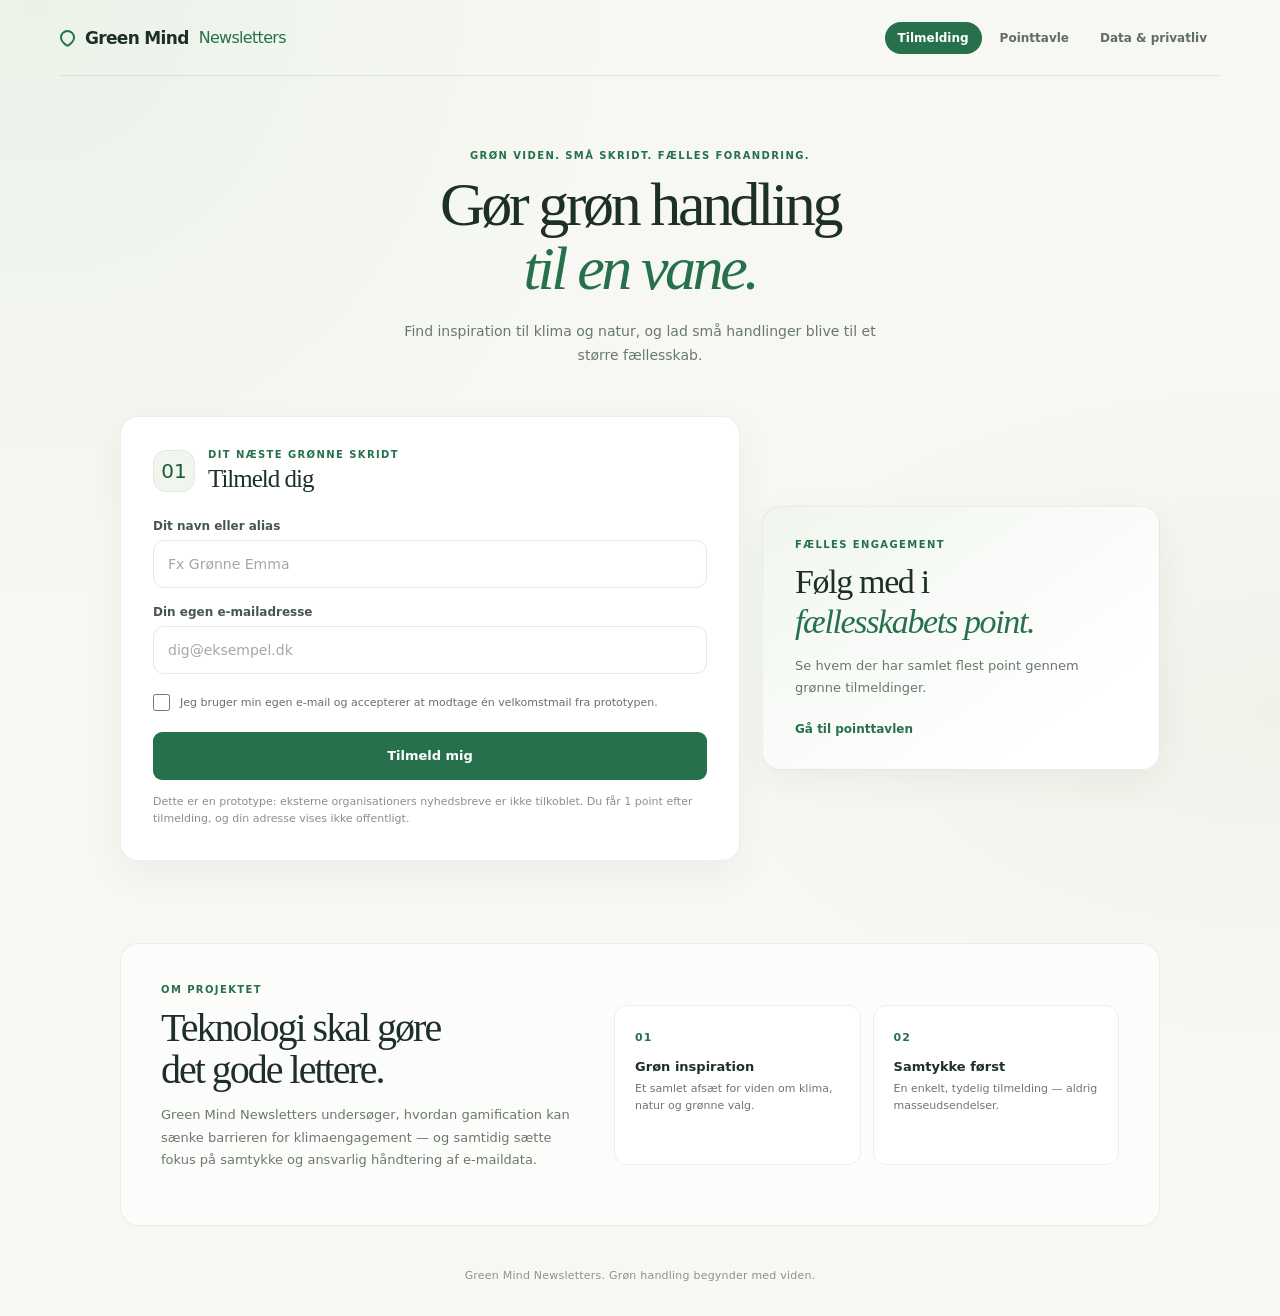
<file: index.html>
<!DOCTYPE html>
<html lang="da">
<head>
    <meta charset="UTF-8">
    <meta name="viewport" content="width=device-width, initial-scale=1.0">
    <meta name="description" content="Green Mind Newsletters gør det lettere at engagere sig i grønne initiativer.">
    <title>Green Mind Newsletters | Grøn inspiration</title>
    <link rel="stylesheet" href="stil.css">
</head>
<body>
    <header class="topbar">
        <a class="brand" href="index.html"><span class="brand-mark" aria-hidden="true"></span> Green Mind <span class="brand-light">Newsletters</span></a>
        <nav class="site-nav" aria-label="Hovednavigation">
            <a class="nav-link active" href="#tilmelding" aria-current="page">Tilmelding</a>
            <a class="nav-link" href="pointtavle.html">Pointtavle</a>
            <a class="nav-link" href="oversigt.html">Data & privatliv</a>
        </nav>
    </header>

    <main class="page-shell">
        <section class="intro">
            <p class="eyebrow">GRØN VIDEN. SMÅ SKRIDT. FÆLLES FORANDRING.</p>
            <h1>Gør grøn handling<br><span>til en vane.</span></h1>
            <p class="intro-copy">Find inspiration til klima og natur, og lad små handlinger blive til et større fællesskab.</p>
        </section>

        <section class="content-grid signup-grid" aria-label="Tilmelding">
            <div class="card form-card" id="tilmelding">
                <div class="card-heading">
                    <span class="icon-bubble" aria-hidden="true">01</span>
                    <div>
                        <p class="eyebrow">DIT NÆSTE GRØNNE SKRIDT</p>
                        <h2>Tilmeld dig</h2>
                    </div>
                </div>
                <label for="username">Dit navn eller alias</label>
                <input type="text" id="username" placeholder="Fx Grønne Emma" autocomplete="nickname">
                <label for="email">Din egen e-mailadresse</label>
                <input type="email" id="email" placeholder="dig@eksempel.dk" autocomplete="email">
                <label class="consent-row" for="email-consent">
                    <input type="checkbox" id="email-consent">
                    <span>Jeg bruger min egen e-mail og accepterer at modtage én velkomstmail fra prototypen.</span>
                </label>
                <button class="primary-button" type="button" onclick="sendMailAPI()">Tilmeld mig</button>
                <p class="form-note">Dette er en prototype: eksterne organisationers nyhedsbreve er ikke tilkoblet. Du får 1 point efter tilmelding, og din adresse vises ikke offentligt.</p>
            </div>

            <aside class="card points-promo">
                <p class="eyebrow">FÆLLES ENGAGEMENT</p>
                <h2>Følg med i<br><span>fællesskabets point.</span></h2>
                <p>Se hvem der har samlet flest point gennem grønne tilmeldinger.</p>
                <a class="text-link" href="pointtavle.html">Gå til pointtavlen</a>
            </aside>
        </section>

        <section class="why-section" id="om-projektet">
            <div class="why-copy">
                <p class="eyebrow">OM PROJEKTET</p>
                <h2>Teknologi skal gøre<br>det gode lettere.</h2>
                <p>Green Mind Newsletters undersøger, hvordan gamification kan sænke barrieren for klimaengagement — og samtidig sætte fokus på samtykke og ansvarlig håndtering af e-maildata.</p>
            </div>
            <div class="principles-grid">
                <article class="principle-card"><span aria-hidden="true">01</span><h3>Grøn inspiration</h3><p>Et samlet afsæt for viden om klima, natur og grønne valg.</p></article>
                <article class="principle-card"><span aria-hidden="true">02</span><h3>Samtykke først</h3><p>En enkelt, tydelig tilmelding — aldrig masseudsendelser.</p></article>
            </div>
        </section>
        <footer class="page-footer">Green Mind Newsletters. Grøn handling begynder med viden.</footer>
    </main>

<script src="Apiklader.js?v=2"></script>
</body>
</html>
</file>
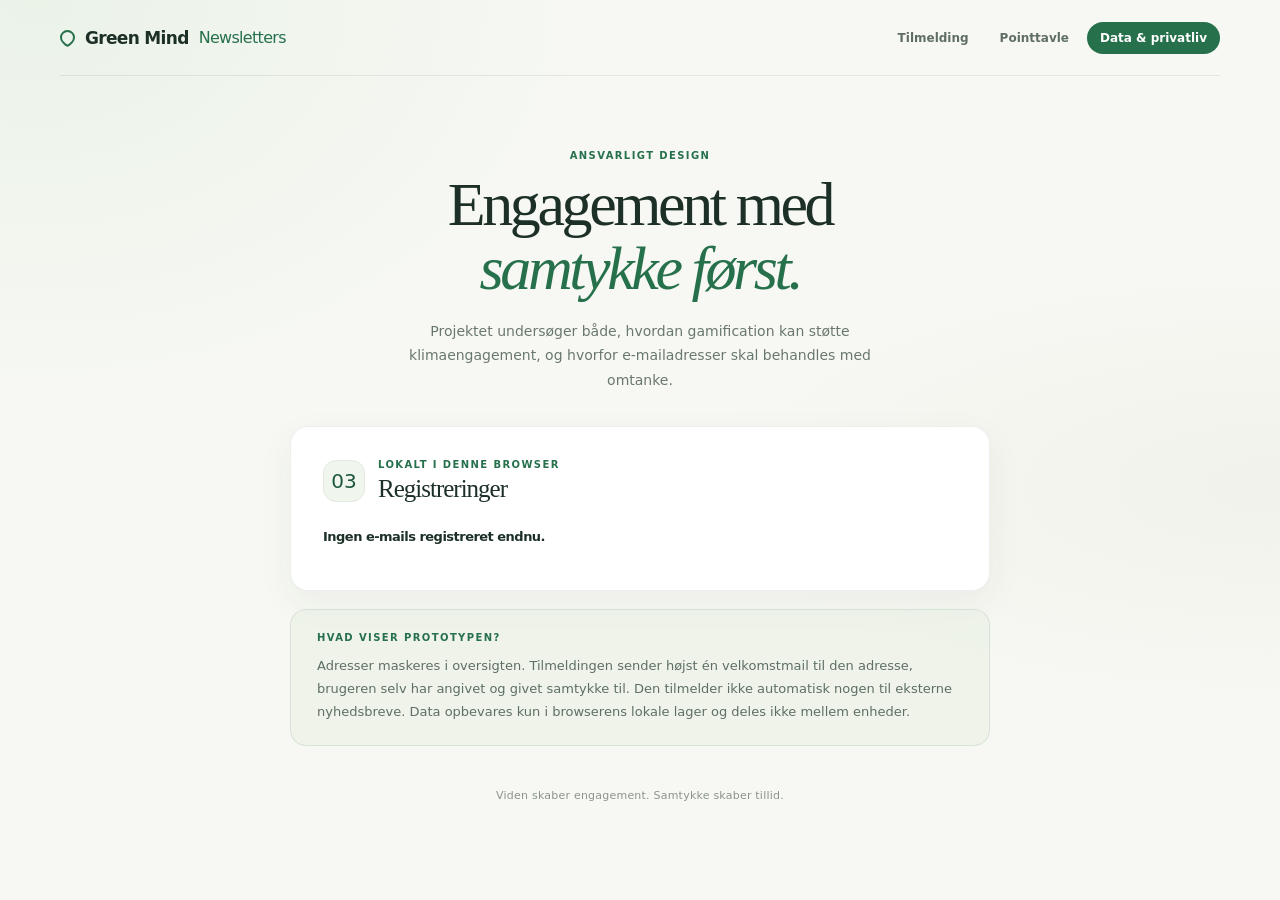
<file: oversigt.html>
<!DOCTYPE html>
<html lang="da">
<head>
    <meta charset="UTF-8">
    <meta name="viewport" content="width=device-width, initial-scale=1.0">
    <meta name="description" content="Læs om Green Mind Newsletters' prototype og ansvarlig håndtering af data.">
    <title>Green Mind Newsletters | Data & privatliv</title>
    <link rel="stylesheet" href="stil.css">
</head>
<body>
    <header class="topbar">
        <a class="brand" href="index.html"><span class="brand-mark" aria-hidden="true"></span> Green Mind <span class="brand-light">Newsletters</span></a>
        <nav class="site-nav" aria-label="Hovednavigation">
            <a class="nav-link" href="index.html#tilmelding">Tilmelding</a>
            <a class="nav-link" href="pointtavle.html">Pointtavle</a>
            <a class="nav-link active" href="oversigt.html" aria-current="page">Data & privatliv</a>
        </nav>
    </header>

    <main class="page-shell overview-shell">
        <section class="intro overview-intro">
            <p class="eyebrow">ANSVARLIGT DESIGN</p>
            <h1>Engagement med<br><span>samtykke først.</span></h1>
            <p class="intro-copy">Projektet undersøger både, hvordan gamification kan støtte klimaengagement, og hvorfor e-mailadresser skal behandles med omtanke.</p>
        </section>
        <section class="card email-card">
            <div class="card-heading">
                <span class="icon-bubble" aria-hidden="true">03</span>
                <div>
                    <p class="eyebrow">LOKALT I DENNE BROWSER</p>
                    <h2>Registreringer</h2>
                </div>
            </div>
            <div id="email-list-container" class="email-list-container">
                <p>Indlæser data...</p>
            </div>
        </section>
        <section class="privacy-note">
            <p class="eyebrow">HVAD VISER PROTOTYPEN?</p>
            <p>Adresser maskeres i oversigten. Tilmeldingen sender højst én velkomstmail til den adresse, brugeren selv har angivet og givet samtykke til. Den tilmelder ikke automatisk nogen til eksterne nyhedsbreve. Data opbevares kun i browserens lokale lager og deles ikke mellem enheder.</p>
        </section>
        <footer class="page-footer">Viden skaber engagement. Samtykke skaber tillid.</footer>
    </main>

    <script src="Liste.js"></script>
</body>
</html>
</file>
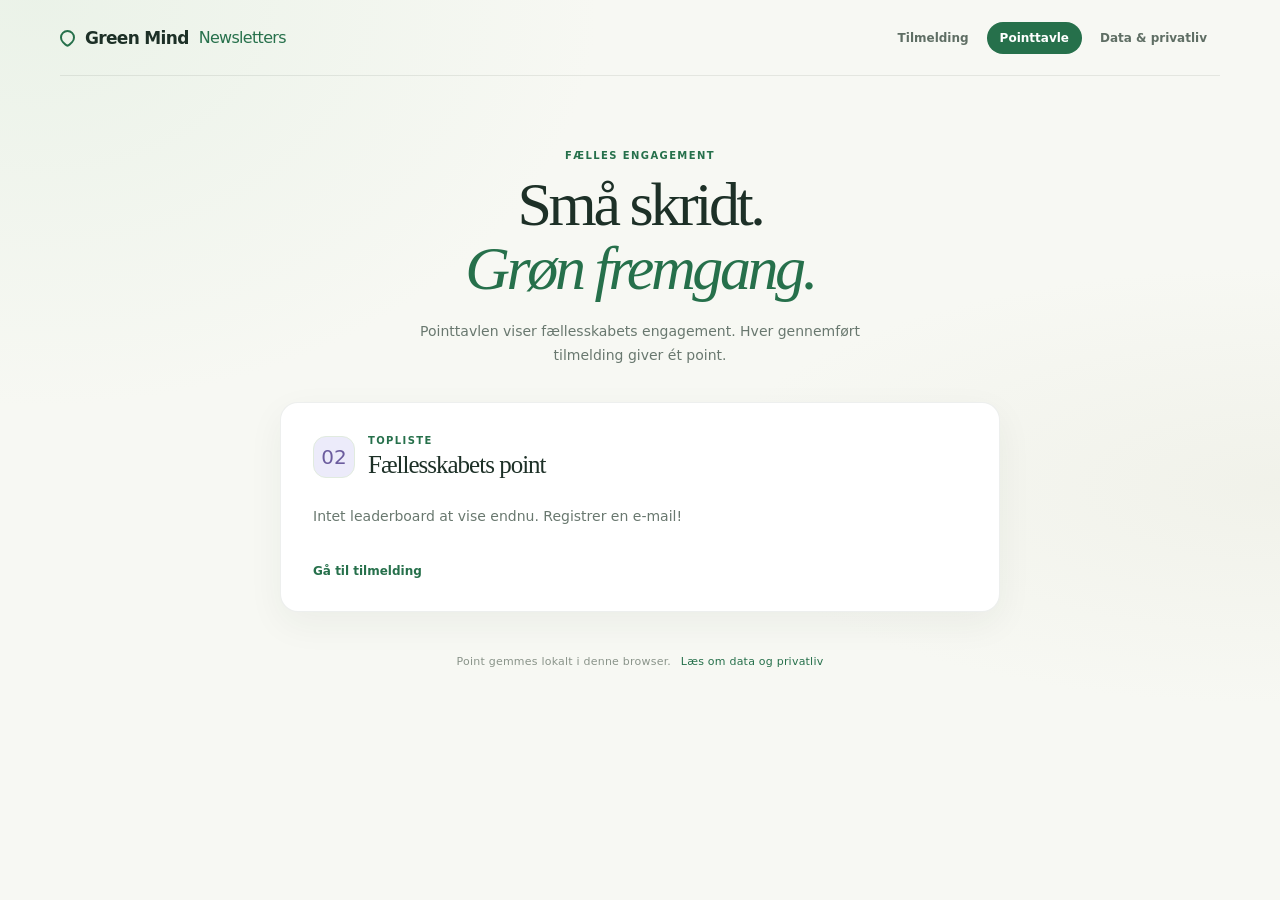
<file: pointtavle.html>
<!DOCTYPE html>
<html lang="da">
<head>
    <meta charset="UTF-8">
    <meta name="viewport" content="width=device-width, initial-scale=1.0">
    <meta name="description" content="Følg pointene i Green Mind Newsletters-fællesskabet.">
    <title>Green Mind Newsletters | Pointtavle</title>
    <link rel="stylesheet" href="stil.css">
</head>
<body>
    <header class="topbar">
        <a class="brand" href="index.html"><span class="brand-mark" aria-hidden="true"></span> Green Mind <span class="brand-light">Newsletters</span></a>
        <nav class="site-nav" aria-label="Hovednavigation">
            <a class="nav-link" href="index.html#tilmelding">Tilmelding</a>
            <a class="nav-link active" href="pointtavle.html" aria-current="page">Pointtavle</a>
            <a class="nav-link" href="oversigt.html">Data & privatliv</a>
        </nav>
    </header>

    <main class="page-shell overview-shell">
        <section class="intro overview-intro">
            <p class="eyebrow">FÆLLES ENGAGEMENT</p>
            <h1>Små skridt.<br><span>Grøn fremgang.</span></h1>
            <p class="intro-copy">Pointtavlen viser fællesskabets engagement. Hver gennemført tilmelding giver ét point.</p>
        </section>
        <section class="card standalone-leaderboard">
            <div class="card-heading">
                <span class="icon-bubble trophy" aria-hidden="true">02</span>
                <div>
                    <p class="eyebrow">TOPLISTE</p>
                    <h2>Fællesskabets point</h2>
                </div>
            </div>
            <div id="leaderboard-container" class="leaderboard-list"></div>
            <a class="text-link" href="index.html#tilmelding">Gå til tilmelding</a>
        </section>
        <footer class="page-footer">Point gemmes lokalt i denne browser. <a href="oversigt.html">Læs om data og privatliv</a></footer>
    </main>

    <script src="Apiklader.js"></script>
</body>
</html>
</file>
<file: stil.css>
:root {
    color-scheme: light;
    --ink: #1d3027;
    --muted: #69786f;
    --green: #26704b;
    --green-dark: #1e583b;
    --cream: #f7f8f3;
    --paper: #ffffff;
    --line: #e5e9e2;
    --lavender: #ecebfa;
}

* { box-sizing: border-box; }

body {
    min-height: 100vh;
    margin: 0;
    color: var(--ink);
    background:
        radial-gradient(ellipse at 3% 0%, rgba(225, 238, 224, .56), transparent 35rem),
        radial-gradient(ellipse at 100% 54%, rgba(238, 239, 230, .7), transparent 36rem),
        var(--cream);
    font-family: Inter, ui-sans-serif, system-ui, -apple-system, BlinkMacSystemFont, "Segoe UI", sans-serif;
}

.topbar {
    width: min(1160px, calc(100% - 64px));
    min-height: 76px;
    margin: 0 auto;
    display: flex;
    align-items: center;
    justify-content: space-between;
    gap: 24px;
    border-bottom: 1px solid rgba(32, 51, 40, .09);
}

.brand, .nav-link { text-decoration: none; }
.brand {
    display: inline-flex;
    align-items: center;
    gap: 10px;
    color: var(--ink);
    font-size: 17px;
    font-weight: 750;
    letter-spacing: -.04em;
}
.brand-light { color: var(--green); font-weight: 500; }
.brand-mark { width: 15px; height: 15px; display: inline-block; flex: 0 0 auto; border: 2px solid var(--green); border-radius: 50% 50% 50% 4px; transform: rotate(-45deg); }
.brand-light { font-size: .94em; }
.site-nav { display: flex; align-items: center; gap: 5px; }
.nav-link {
    padding: 9px 13px;
    border-radius: 999px;
    color: #5f6e64;
    font-size: 12px;
    font-weight: 650;
    transition: background .2s, color .2s;
}
.nav-link:hover { color: var(--green-dark); background: rgba(255,255,255,.76); }
.nav-link.active { color: white; background: var(--green); }

.page-shell { width: min(1040px, calc(100% - 64px)); margin: 0 auto; padding: 74px 0 34px; }
.intro { max-width: 690px; margin: 0 auto 48px; text-align: center; }
.eyebrow { margin: 0 0 12px; color: var(--green); font-size: 10px; font-weight: 750; letter-spacing: .14em; }
.intro h1 { margin: 0; color: var(--ink); font-family: Georgia, "Times New Roman", serif; font-size: clamp(40px, 6vw, 62px); font-weight: 500; letter-spacing: -.055em; line-height: 1.03; }
.intro h1 span { color: var(--green); font-style: italic; }
.intro-copy { max-width: 490px; margin: 18px auto 0; color: var(--muted); font-size: 14px; line-height: 1.75; }
.content-grid { display: grid; grid-template-columns: repeat(2, minmax(0, 1fr)); gap: 22px; align-items: stretch; }
.signup-grid { grid-template-columns: minmax(0, 620px) minmax(260px, 1fr); justify-content: center; align-items: center; }
.card { padding: 32px; border: 1px solid rgba(32, 51, 40, .08); border-radius: 18px; background: var(--paper); box-shadow: 0 12px 36px rgba(37, 57, 43, .055); }
.card-heading { display: flex; align-items: center; gap: 13px; margin-bottom: 26px; }
.card-heading .eyebrow { margin-bottom: 5px; }
.card h2 { margin: 0; font-family: Georgia, "Times New Roman", serif; font-size: 25px; font-weight: 500; letter-spacing: -.04em; }
.icon-bubble { width: 42px; height: 42px; display: grid; place-items: center; flex: 0 0 auto; border: 1px solid #e1ebdf; border-radius: 13px; color: var(--green-dark); background: #f0f6ee; font-size: 20px; }
.icon-bubble.trophy { color: #6b5c9e; background: var(--lavender); }
.form-card label { display: block; margin: 17px 0 7px; color: #47574c; font-size: 12px; font-weight: 700; }
.form-card input { width: 100%; height: 48px; padding: 0 14px; border: 1px solid var(--line); border-radius: 11px; outline: 0; background: #fff; color: var(--ink); font: inherit; font-size: 14px; transition: border-color .2s, box-shadow .2s; }
.form-card select { width: 100%; height: 48px; padding: 0 14px; border: 1px solid var(--line); border-radius: 11px; outline: 0; background: #fff; color: var(--ink); font: inherit; font-size: 14px; }
.form-card input:focus { border-color: #78a084; box-shadow: 0 0 0 4px rgba(91, 137, 101, .12); }
.form-card select:focus { border-color: #78a084; box-shadow: 0 0 0 4px rgba(91, 137, 101, .12); }
.form-card .consent-row { display: flex; align-items: flex-start; gap: 10px; margin-top: 20px; color: #647168; font-size: 11px; font-weight: 500; line-height: 1.55; }
.consent-row input { width: 17px; height: 17px; flex: 0 0 auto; margin: 0; accent-color: var(--green); }
.form-card input::placeholder { color: #a1aaa2; }
.primary-button { width: 100%; min-height: 48px; margin-top: 21px; padding: 0 17px; display: flex; align-items: center; justify-content: center; border: 0; border-radius: 9px; background: var(--green); color: #fff; cursor: pointer; font: inherit; font-size: 13px; font-weight: 700; transition: background .2s, box-shadow .2s; }
.primary-button:hover { background: var(--green-dark); box-shadow: 0 6px 16px rgba(47, 104, 72, .17); }
.primary-button:focus-visible, a:focus-visible { outline: 3px solid #9bb9a1; outline-offset: 3px; }
.form-note { margin: 13px 0 0; color: #879189; font-size: 11px; line-height: 1.6; }
.leaderboard-list ol { margin: 0; padding: 0; list-style: none; counter-reset: leaders; }
.leaderboard-list li { min-height: 48px; display: flex; align-items: center; gap: 12px; border-bottom: 1px solid #edf0e9; color: #435248; font-size: 14px; counter-increment: leaders; }
.leaderboard-list li::before { width: 27px; height: 27px; display: grid; place-items: center; border-radius: 9px; background: #f0f2e9; color: var(--green); content: counter(leaders); font-size: 11px; font-weight: 800; }
.leaderboard-list li:first-child::before { background: #f5ebc9; color: #886b1c; }
.leaderboard-list p { color: var(--muted); font-size: 14px; line-height: 1.6; }
.points-promo { background: linear-gradient(145deg, #f0f6ee, #ffffff 78%); }
.points-promo h2 { font-size: clamp(25px, 3vw, 34px); line-height: 1.16; }
.points-promo h2 span { color: var(--green); font-style: italic; }
.points-promo > p:not(.eyebrow) { margin: 14px 0 0; color: var(--muted); font-size: 13px; line-height: 1.7; }
.standalone-leaderboard { max-width: 720px; margin: 0 auto; }
.standalone-leaderboard .leaderboard-list li { min-height: 56px; }
.text-link { display: inline-flex; align-items: center; gap: 8px; margin-top: 23px; color: var(--green); font-size: 12px; font-weight: 750; text-decoration: underline; text-decoration-color: transparent; text-underline-offset: 3px; }
.text-link:hover { color: var(--green-dark); }
.text-link:hover { text-decoration-color: currentColor; }
.page-footer { margin: 43px auto 0; color: #8a948a; text-align: center; font-size: 11px; letter-spacing: .02em; }
.page-footer a { margin-left: 6px; color: var(--green); text-decoration: none; }
.page-footer a:hover { text-decoration: underline; }
.overview-shell { max-width: 760px; }
.overview-intro { margin-bottom: 34px; }
.email-card { max-width: 700px; margin: 0 auto; }
.email-list-container ul { display: grid; gap: 9px; margin: 0; padding: 0; list-style: none; }
.email-list-container li { padding: 13px 15px; border: 1px solid #edf0e9; border-radius: 11px; background: #fff; color: #57665c; font-size: 13px; overflow-wrap: anywhere; }
.email-list-container li strong { color: var(--ink); font-weight: 700; }
.email-list-container h2, .email-list-container h3 { margin: 0 0 14px; font-family: inherit; font-size: 13px; font-weight: 650; }
.email-list-container > p { color: var(--muted); font-size: 14px; }
.back-link { margin-top: 25px; }
.why-section { display: grid; grid-template-columns: .9fr 1.1fr; gap: 40px; align-items: center; margin: 82px auto 0; padding: 40px; border: 1px solid rgba(32, 51, 40, .08); border-radius: 18px; background: rgba(255, 255, 255, .64); }
.why-copy h2 { margin: 0; color: var(--ink); font-family: Georgia, "Times New Roman", serif; font-size: clamp(29px, 4vw, 40px); font-weight: 500; letter-spacing: -.05em; line-height: 1.05; }
.why-copy > p:last-child { color: var(--muted); font-size: 13px; line-height: 1.75; }
.principles-grid { display: grid; grid-template-columns: repeat(2, minmax(0, 1fr)); gap: 12px; }
.principle-card { min-height: 160px; padding: 20px; border: 1px solid #edf0ea; border-radius: 13px; background: var(--paper); }
.principle-card > span { color: var(--green); font-size: 11px; font-weight: 750; letter-spacing: .1em; }
.principle-card h3 { margin: 14px 0 6px; font-size: 13px; }
.principle-card p { margin: 0; color: var(--muted); font-size: 11px; line-height: 1.6; }
.privacy-note { max-width: 700px; margin: 18px auto 0; padding: 22px 26px; border: 1px solid rgba(47, 104, 72, .12); border-radius: 16px; background: rgba(229, 239, 223, .48); }
.privacy-note > p:last-child { margin: 0; color: #5f6f63; font-size: 13px; line-height: 1.75; }

@media (max-width: 700px) {
    .topbar { width: min(100% - 36px, 1160px); min-height: 72px; align-items: flex-start; flex-direction: column; justify-content: center; gap: 9px; padding: 13px 0; }
    .brand { font-size: 15px; }
    .site-nav { width: 100%; justify-content: flex-start; gap: 4px; }
    .nav-link { padding: 8px 10px; font-size: 11px; }
    .page-shell { width: min(100% - 36px, 1040px); padding-top: 50px; }
    .intro { margin-bottom: 30px; }
    .intro-copy { font-size: 13px; }
    .content-grid, .signup-grid { grid-template-columns: 1fr; }
    .card { padding: 25px; }
    .why-section { grid-template-columns: 1fr; gap: 24px; margin-top: 58px; padding: 26px; }
}

@media (max-width: 380px) {
    .topbar { align-items: flex-start; flex-direction: column; justify-content: center; gap: 8px; padding: 12px 0; }
    .site-nav { width: 100%; justify-content: flex-start; }
    .nav-link { padding-inline: 7px; font-size: 10px; }
    .principles-grid { grid-template-columns: 1fr; }
}
</file>
